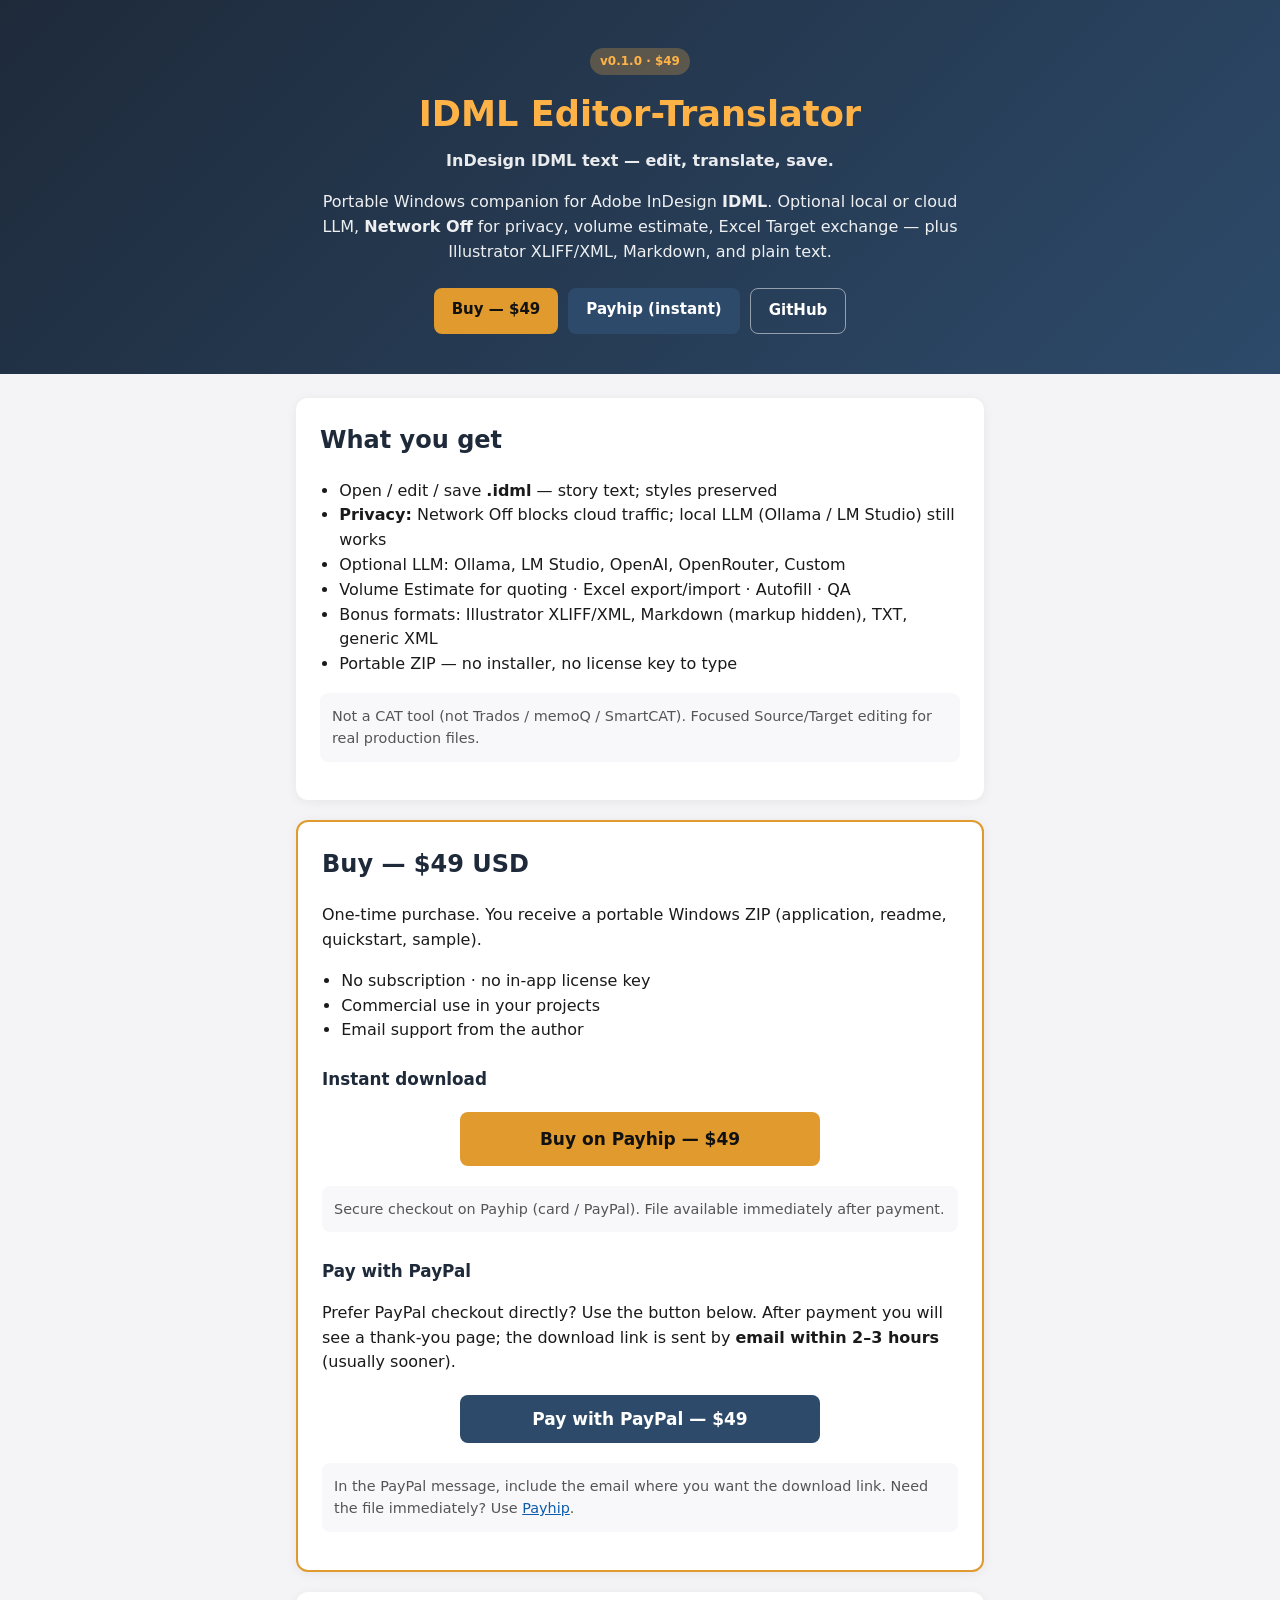
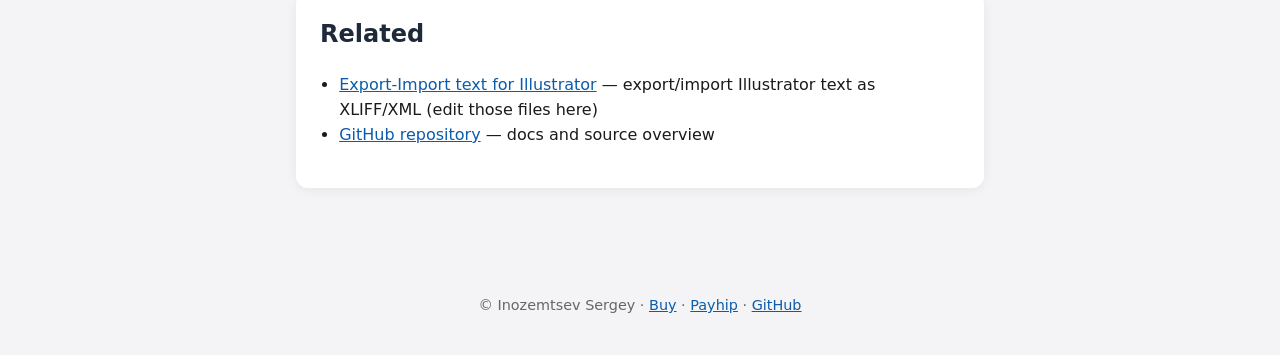
<file: docs/index.html>
<!DOCTYPE html>
<html lang="en">
<head>
  <meta charset="utf-8">
  <meta name="viewport" content="width=device-width, initial-scale=1">
  <title>IDML Editor-Translator — InDesign IDML editor</title>
  <meta name="description" content="Paid portable Windows app for Adobe InDesign IDML. Optional local/cloud LLM, Network Off for privacy, Excel exchange, Estimate. $49.">
  <link rel="stylesheet" href="style.css">
</head>
<body>
  <header class="hero">
    <p class="badge">v0.1.0 · $49</p>
    <h1>IDML Editor-Translator</h1>
    <p class="tagline">InDesign IDML text — edit, translate, save.</p>
    <p class="lead">
      Portable Windows companion for Adobe InDesign <strong>IDML</strong>.
      Optional local or cloud LLM, <strong>Network Off</strong> for privacy,
      volume estimate, Excel Target exchange — plus Illustrator XLIFF/XML, Markdown, and plain text.
    </p>
    <nav class="hero-nav">
      <a class="btn primary" href="#buy">Buy — $49</a>
      <a class="btn secondary" href="https://payhip.com/b/7Q3Cg">Payhip (instant)</a>
      <a class="btn ghost" href="https://github.com/SergeyNT2006/IDML-Editor-Translator">GitHub</a>
    </nav>
  </header>

  <main>
    <section class="card" id="features">
      <h2>What you get</h2>
      <ul>
        <li>Open / edit / save <strong>.idml</strong> — story text; styles preserved</li>
        <li><strong>Privacy:</strong> Network Off blocks cloud traffic; local LLM (Ollama / LM Studio) still works</li>
        <li>Optional LLM: Ollama, LM Studio, OpenAI, OpenRouter, Custom</li>
        <li>Volume Estimate for quoting · Excel export/import · Autofill · QA</li>
        <li>Bonus formats: Illustrator XLIFF/XML, Markdown (markup hidden), TXT, generic XML</li>
        <li>Portable ZIP — no installer, no license key to type</li>
      </ul>
      <p class="note">Not a CAT tool (not Trados / memoQ / SmartCAT). Focused Source/Target editing for real production files.</p>
    </section>

    <section class="card highlight" id="buy">
      <h2>Buy — $49 USD</h2>
      <p>One-time purchase. You receive a portable Windows ZIP (application, readme, quickstart, sample).</p>
      <ul>
        <li>No subscription · no in-app license key</li>
        <li>Commercial use in your projects</li>
        <li>Email support from the author</li>
      </ul>

      <h3 style="margin-top:1.4rem;font-size:1.05rem;color:#1e2a3a;">Instant download</h3>
      <p class="buy-actions">
        <a class="btn primary large" href="https://payhip.com/b/7Q3Cg">Buy on Payhip — $49</a>
      </p>
      <p class="note">Secure checkout on Payhip (card / PayPal). File available immediately after payment.</p>

      <h3 style="margin-top:1.6rem;font-size:1.05rem;color:#1e2a3a;">Pay with PayPal</h3>
      <p>Prefer PayPal checkout directly? Use the button below. After payment you will see a thank-you page; the download link is sent by <strong>email within 2–3 hours</strong> (usually sooner).</p>
      <form
        class="paypal-form"
        action="https://www.paypal.com/cgi-bin/webscr"
        method="post"
        target="_top"
      >
        <input type="hidden" name="cmd" value="_xclick">
        <input type="hidden" name="business" value="lgphonemar24@gmail.com">
        <input type="hidden" name="item_name" value="IDML Editor-Translator">
        <input type="hidden" name="amount" value="49.00">
        <input type="hidden" name="currency_code" value="USD">
        <input type="hidden" name="no_shipping" value="1">
        <input type="hidden" name="no_note" value="0">
        <input
          type="hidden"
          name="return"
          value="https://sergeynt2006.github.io/IDML-Editor-Translator/thanks.html"
        >
        <input
          type="hidden"
          name="cancel_return"
          value="https://sergeynt2006.github.io/IDML-Editor-Translator/#buy"
        >
        <button type="submit" class="btn secondary large">Pay with PayPal — $49</button>
      </form>
      <p class="note">
        In the PayPal message, include the email where you want the download link.
        Need the file immediately? Use <a href="https://payhip.com/b/7Q3Cg">Payhip</a>.
      </p>
    </section>

    <section class="card" id="related">
      <h2>Related</h2>
      <ul>
        <li>
          <a href="https://payhip.com/b/pI8NY">Export-Import text for Illustrator</a>
          — export/import Illustrator text as XLIFF/XML (edit those files here)
        </li>
        <li>
          <a href="https://github.com/SergeyNT2006/IDML-Editor-Translator">GitHub repository</a>
          — docs and source overview
        </li>
      </ul>
    </section>
  </main>

  <footer>
    <p>
      © Inozemtsev Sergey ·
      <a href="#buy">Buy</a> ·
      <a href="https://payhip.com/b/7Q3Cg">Payhip</a> ·
      <a href="https://github.com/SergeyNT2006/IDML-Editor-Translator">GitHub</a>
    </p>
  </footer>
</body>
</html>
</file>
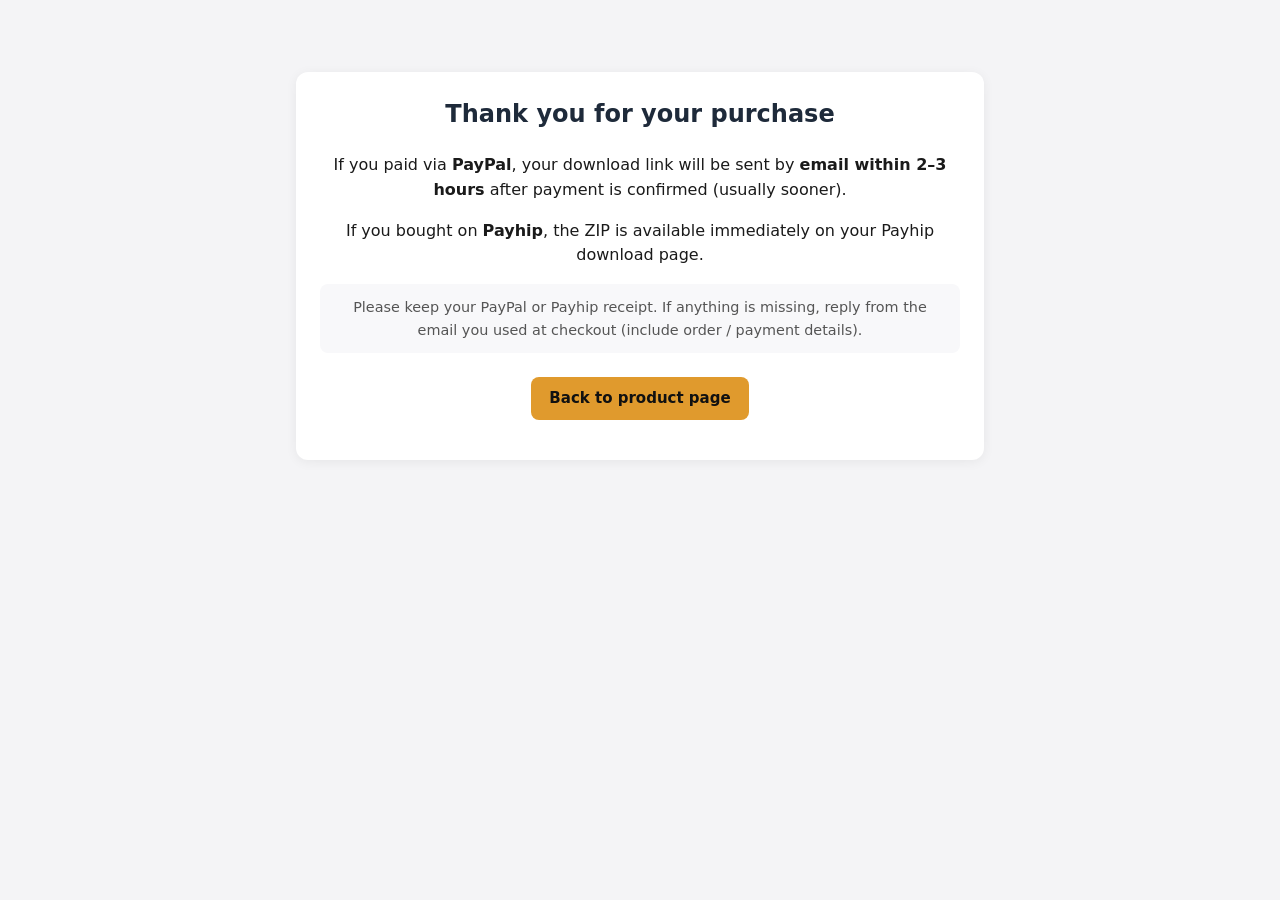
<file: docs/thanks.html>
<!DOCTYPE html>
<html lang="en">
<head>
  <meta charset="utf-8">
  <meta name="viewport" content="width=device-width, initial-scale=1">
  <title>Thank you — IDML Editor-Translator</title>
  <link rel="stylesheet" href="style.css">
</head>
<body>
  <main>
    <section class="card thanks">
      <h2>Thank you for your purchase</h2>
      <p>
        If you paid via <strong>PayPal</strong>, your download link will be sent by
        <strong>email within 2–3 hours</strong> after payment is confirmed (usually sooner).
      </p>
      <p>
        If you bought on <strong>Payhip</strong>, the ZIP is available immediately on your
        Payhip download page.
      </p>
      <p class="note">
        Please keep your PayPal or Payhip receipt. If anything is missing, reply from the email
        you used at checkout (include order / payment details).
      </p>
      <p style="margin-top:24px">
        <a class="btn primary" href="./index.html#buy">Back to product page</a>
      </p>
    </section>
  </main>
</body>
</html>
</file>
<file: docs/style.css>
* { box-sizing: border-box; }

body {
  margin: 0;
  font: 16px/1.55 "Segoe UI", system-ui, sans-serif;
  color: #1a1a1a;
  background: #f4f4f6;
}

a { color: #0b5cab; }

.hero {
  background: linear-gradient(135deg, #1e2a3a 0%, #2d4a6a 100%);
  color: #fff;
  padding: 48px 24px 40px;
  text-align: center;
}

.hero .badge {
  display: inline-block;
  margin: 0 0 12px;
  padding: 4px 10px;
  border-radius: 999px;
  background: rgba(255, 179, 71, 0.25);
  color: #ffb347;
  font-size: 12px;
  font-weight: 700;
}

.hero h1 {
  margin: 0;
  font-size: 2.2rem;
  color: #ffb347;
}

.tagline {
  margin: 8px 0;
  opacity: 0.9;
  font-weight: 600;
}

.lead {
  max-width: 640px;
  margin: 16px auto 24px;
  opacity: 0.92;
}

.hero-nav {
  display: flex;
  flex-wrap: wrap;
  gap: 10px;
  justify-content: center;
}

main {
  max-width: 720px;
  margin: 0 auto;
  padding: 24px 16px 48px;
}

.card {
  background: #fff;
  border-radius: 12px;
  padding: 24px;
  margin-bottom: 20px;
  box-shadow: 0 2px 12px rgba(0, 0, 0, 0.06);
}

.card.highlight {
  border: 2px solid #e09a2d;
}

.card h2 {
  margin-top: 0;
  color: #1e2a3a;
}

.note {
  font-size: 0.9rem;
  color: #555;
  background: #f8f8fa;
  padding: 12px;
  border-radius: 8px;
}

.btn {
  display: inline-block;
  padding: 10px 18px;
  border-radius: 8px;
  font-weight: 600;
  text-decoration: none;
  border: none;
  cursor: pointer;
  font-size: 15px;
  font-family: inherit;
}

.btn.primary {
  background: #e09a2d;
  color: #111;
}

.btn.secondary {
  background: #2d4a6a;
  color: #fff;
}

.btn.ghost {
  background: transparent;
  color: #fff;
  border: 1px solid rgba(255, 255, 255, 0.5);
}

.btn.large {
  padding: 14px 28px;
  font-size: 17px;
  width: 100%;
  max-width: 360px;
}

.buy-actions,
.paypal-form {
  text-align: center;
  margin: 20px 0;
}

.paypal-form .btn {
  width: 100%;
  max-width: 360px;
}

footer {
  text-align: center;
  padding: 24px;
  font-size: 0.9rem;
  color: #666;
}

.thanks {
  margin-top: 48px;
  text-align: center;
}

code {
  background: #eee;
  padding: 2px 6px;
  border-radius: 4px;
  font-size: 0.9em;
}

ul {
  padding-left: 1.2em;
}
</file>
